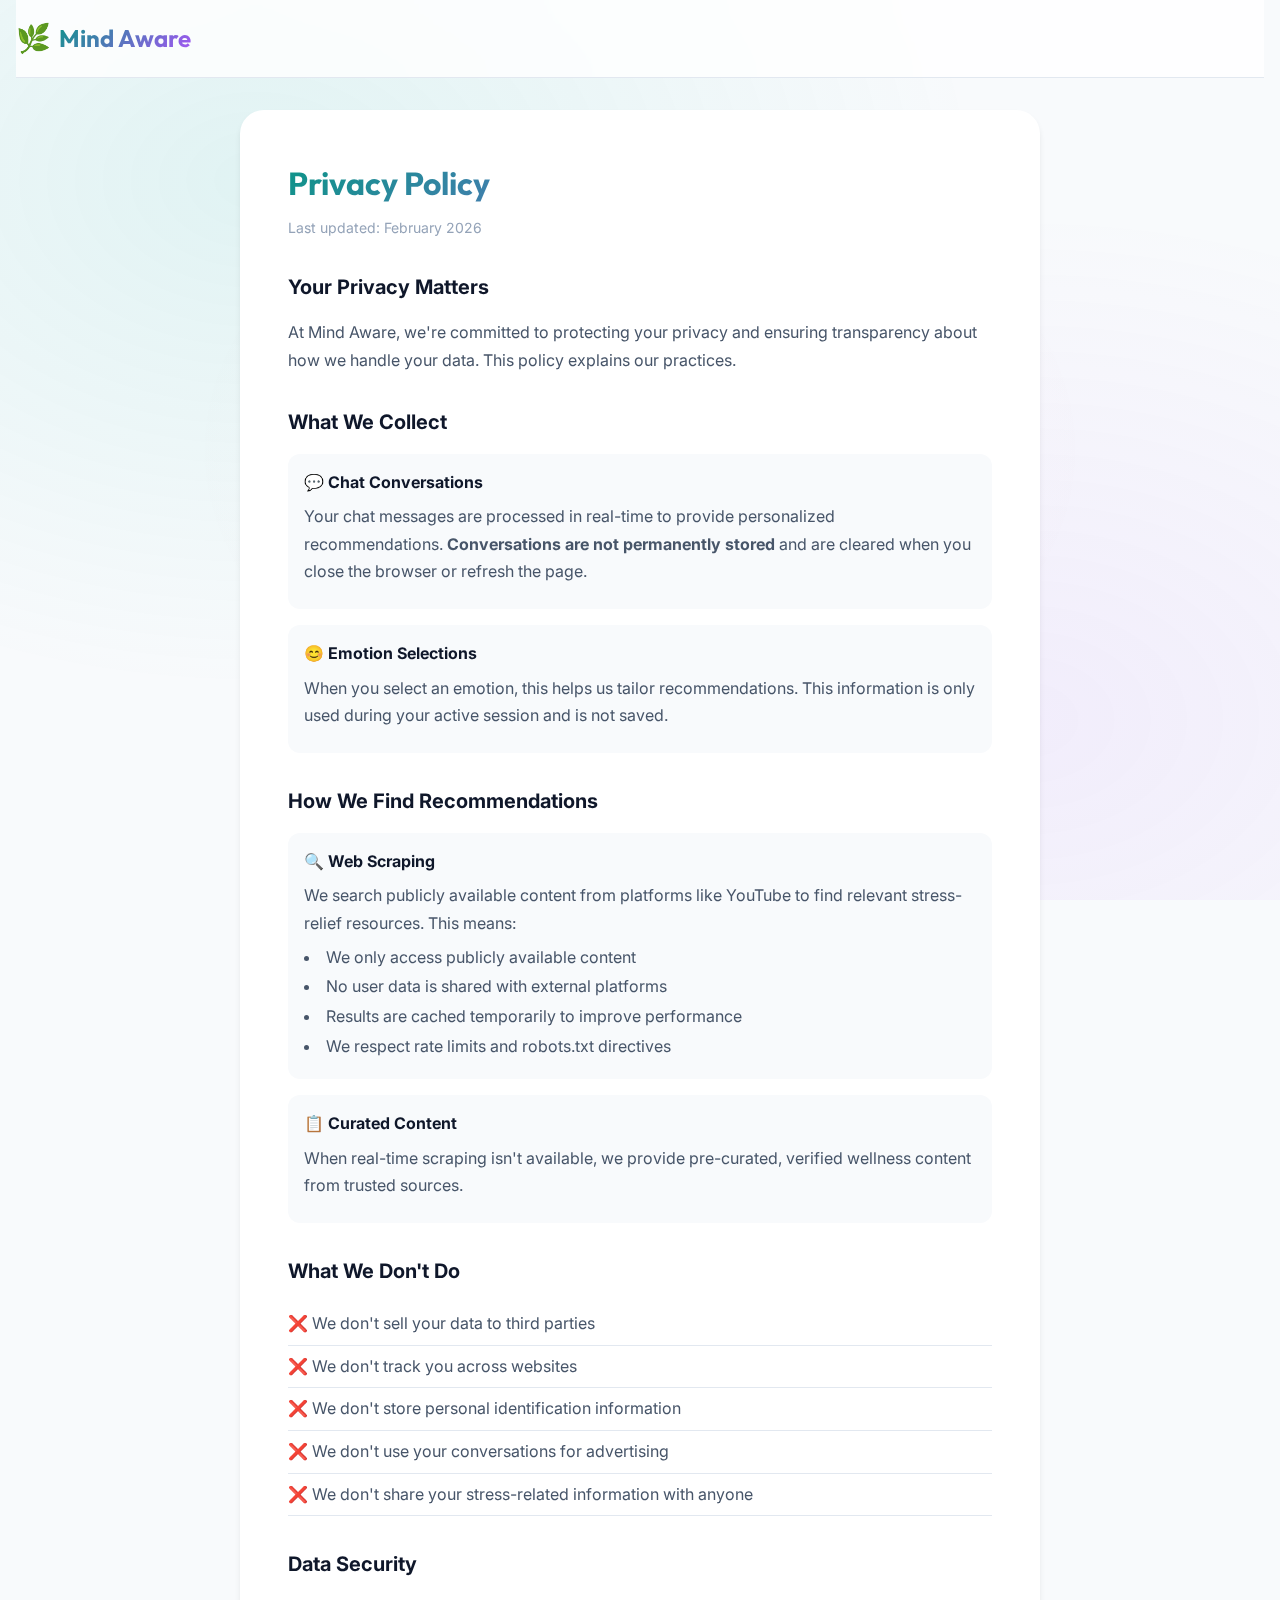
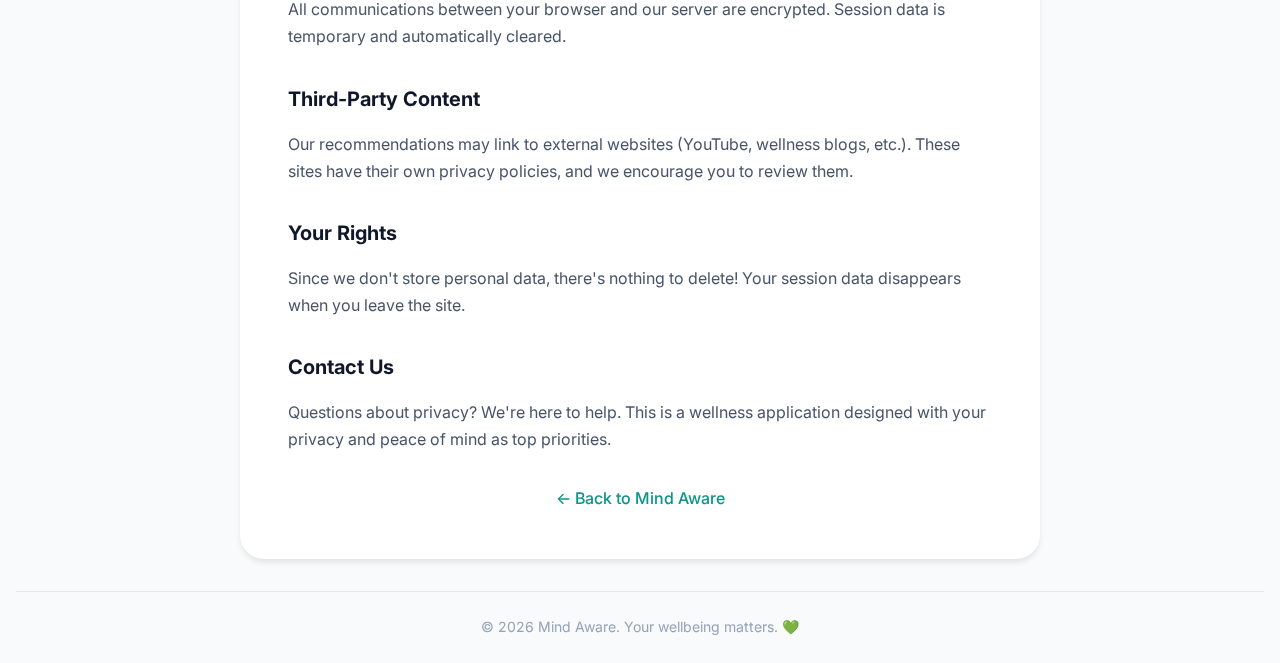
<file: templates/privacy.html>
<!DOCTYPE html>
<html lang="en">

<head>
    <meta charset="UTF-8">
    <meta name="viewport" content="width=device-width, initial-scale=1.0">
    <meta name="description" content="Privacy Policy for Mind Aware - Your Stress Relief Companion">
    <title>Privacy Policy - Mind Aware</title>
    <link rel="stylesheet" href="/static/css/style.css">
    <link
        href="https://fonts.googleapis.com/css2?family=Inter:wght@300;400;500;600;700&family=Outfit:wght@400;500;600;700&display=swap"
        rel="stylesheet">
</head>

<body>
    <div class="app-container">
        <!-- Header -->
        <header class="header">
            <a href="/" class="logo">
                <span class="logo-icon">🌿</span>
                <h1>Mind Aware</h1>
            </a>
        </header>

        <!-- Main Content -->
        <main class="main-content privacy-page">
            <div class="privacy-container">
                <h1>Privacy Policy</h1>
                <p class="last-updated">Last updated: February 2026</p>

                <section class="privacy-section">
                    <h2>Your Privacy Matters</h2>
                    <p>At Mind Aware, we're committed to protecting your privacy and ensuring transparency about how we
                        handle your data. This policy explains our practices.</p>
                </section>

                <section class="privacy-section">
                    <h2>What We Collect</h2>
                    <div class="privacy-card">
                        <h3>💬 Chat Conversations</h3>
                        <p>Your chat messages are processed in real-time to provide personalized recommendations.
                            <strong>Conversations are not permanently stored</strong> and are cleared when you close the
                            browser or refresh the page.
                        </p>
                    </div>
                    <div class="privacy-card">
                        <h3>😊 Emotion Selections</h3>
                        <p>When you select an emotion, this helps us tailor recommendations. This information is only
                            used during your active session and is not saved.</p>
                    </div>
                </section>

                <section class="privacy-section">
                    <h2>How We Find Recommendations</h2>
                    <div class="privacy-card">
                        <h3>🔍 Web Scraping</h3>
                        <p>We search publicly available content from platforms like YouTube to find relevant
                            stress-relief resources. This means:</p>
                        <ul>
                            <li>We only access publicly available content</li>
                            <li>No user data is shared with external platforms</li>
                            <li>Results are cached temporarily to improve performance</li>
                            <li>We respect rate limits and robots.txt directives</li>
                        </ul>
                    </div>
                    <div class="privacy-card">
                        <h3>📋 Curated Content</h3>
                        <p>When real-time scraping isn't available, we provide pre-curated, verified wellness content
                            from trusted sources.</p>
                    </div>
                </section>

                <section class="privacy-section">
                    <h2>What We Don't Do</h2>
                    <ul class="dont-list">
                        <li>❌ We don't sell your data to third parties</li>
                        <li>❌ We don't track you across websites</li>
                        <li>❌ We don't store personal identification information</li>
                        <li>❌ We don't use your conversations for advertising</li>
                        <li>❌ We don't share your stress-related information with anyone</li>
                    </ul>
                </section>

                <section class="privacy-section">
                    <h2>Data Security</h2>
                    <p>All communications between your browser and our server are encrypted. Session data is temporary
                        and automatically cleared.</p>
                </section>

                <section class="privacy-section">
                    <h2>Third-Party Content</h2>
                    <p>Our recommendations may link to external websites (YouTube, wellness blogs, etc.). These sites
                        have their own privacy policies, and we encourage you to review them.</p>
                </section>

                <section class="privacy-section">
                    <h2>Your Rights</h2>
                    <p>Since we don't store personal data, there's nothing to delete! Your session data disappears when
                        you leave the site.</p>
                </section>

                <section class="privacy-section">
                    <h2>Contact Us</h2>
                    <p>Questions about privacy? We're here to help. This is a wellness application designed with your
                        privacy and peace of mind as top priorities.</p>
                </section>

                <div class="back-link">
                    <a href="/">← Back to Mind Aware</a>
                </div>
            </div>
        </main>

        <!-- Footer -->
        <footer class="footer">
            <div class="footer-content">
                <p>&copy; 2026 Mind Aware. Your wellbeing matters. 💚</p>
            </div>
        </footer>
    </div>
</body>

</html>
</file>
<file: static/css/style.css>
/* =====================================================
   MIND AWARE - Stress Relief Application
   Modern, Calming Design System
   ===================================================== */

/* CSS Variables - Color Palette */
:root {
    /* Primary - Calming Teal/Green */
    --primary-50: #f0fdfa;
    --primary-100: #ccfbf1;
    --primary-200: #99f6e4;
    --primary-300: #5eead4;
    --primary-400: #2dd4bf;
    --primary-500: #14b8a6;
    --primary-600: #0d9488;
    --primary-700: #0f766e;
    --primary-800: #115e59;
    --primary-900: #134e4a;

    /* Secondary - Soft Lavender */
    --secondary-50: #faf5ff;
    --secondary-100: #f3e8ff;
    --secondary-200: #e9d5ff;
    --secondary-300: #d8b4fe;
    --secondary-400: #c084fc;
    --secondary-500: #a855f7;
    --secondary-600: #9333ea;

    /* Accent - Warm Coral */
    --accent-400: #fb7185;
    --accent-500: #f43f5e;

    /* Neutrals */
    --gray-50: #f9fafb;
    --gray-100: #f3f4f6;
    --gray-200: #e5e7eb;
    --gray-300: #d1d5db;
    --gray-400: #9ca3af;
    --gray-500: #6b7280;
    --gray-600: #4b5563;
    --gray-700: #374151;
    --gray-800: #1f2937;
    --gray-900: #111827;

    /* Semantic Colors */
    --success: #10b981;
    --warning: #f59e0b;
    --error: #ef4444;
    --info: #3b82f6;

    /* Light Theme */
    --bg-primary: #ffffff;
    --bg-secondary: #f8fafc;
    --bg-tertiary: #f1f5f9;
    --bg-glass: rgba(255, 255, 255, 0.8);
    --text-primary: #0f172a;
    --text-secondary: #475569;
    --text-muted: #94a3b8;
    --border-color: #e2e8f0;
    --shadow-color: rgba(0, 0, 0, 0.1);

    /* Spacing */
    --space-xs: 0.25rem;
    --space-sm: 0.5rem;
    --space-md: 1rem;
    --space-lg: 1.5rem;
    --space-xl: 2rem;
    --space-2xl: 3rem;

    /* Border Radius */
    --radius-sm: 0.375rem;
    --radius-md: 0.5rem;
    --radius-lg: 0.75rem;
    --radius-xl: 1rem;
    --radius-2xl: 1.5rem;
    --radius-full: 9999px;

    /* Transitions */
    --transition-fast: 150ms ease;
    --transition-base: 250ms ease;
    --transition-slow: 350ms ease;

    /* Typography */
    --font-sans: 'Inter', -apple-system, BlinkMacSystemFont, sans-serif;
    --font-display: 'Outfit', var(--font-sans);
}

/* Dark Theme */
[data-theme="dark"] {
    --bg-primary: #0f172a;
    --bg-secondary: #1e293b;
    --bg-tertiary: #334155;
    --bg-glass: rgba(15, 23, 42, 0.85);
    --text-primary: #f1f5f9;
    --text-secondary: #cbd5e1;
    --text-muted: #64748b;
    --border-color: #334155;
    --shadow-color: rgba(0, 0, 0, 0.3);
}

/* =====================================================
   BASE STYLES
   ===================================================== */

*,
*::before,
*::after {
    box-sizing: border-box;
    margin: 0;
    padding: 0;
}

html {
    scroll-behavior: smooth;
    font-size: 16px;
}

body {
    font-family: var(--font-sans);
    background: var(--bg-secondary);
    color: var(--text-primary);
    line-height: 1.6;
    min-height: 100vh;
    -webkit-font-smoothing: antialiased;
    -moz-osx-font-smoothing: grayscale;
}

/* Animated Background */
body::before {
    content: '';
    position: fixed;
    top: 0;
    left: 0;
    right: 0;
    bottom: 0;
    background:
        radial-gradient(ellipse at 20% 20%, rgba(20, 184, 166, 0.1) 0%, transparent 50%),
        radial-gradient(ellipse at 80% 80%, rgba(168, 85, 247, 0.08) 0%, transparent 50%),
        radial-gradient(ellipse at 50% 50%, rgba(251, 113, 133, 0.05) 0%, transparent 50%);
    pointer-events: none;
    z-index: -1;
    animation: gradientShift 20s ease-in-out infinite;
}

@keyframes gradientShift {

    0%,
    100% {
        opacity: 1;
    }

    50% {
        opacity: 0.7;
    }
}

/* =====================================================
   LAYOUT
   ===================================================== */

.app-container {
    display: flex;
    flex-direction: column;
    min-height: 100vh;
    max-width: 1400px;
    margin: 0 auto;
    padding: 0 var(--space-md);
}

/* =====================================================
   HEADER
   ===================================================== */

.header {
    display: flex;
    align-items: center;
    justify-content: space-between;
    padding: var(--space-md) 0;
    position: sticky;
    top: 0;
    background: var(--bg-glass);
    backdrop-filter: blur(20px);
    -webkit-backdrop-filter: blur(20px);
    z-index: 100;
    border-bottom: 1px solid var(--border-color);
}

.logo {
    display: flex;
    align-items: center;
    gap: var(--space-sm);
    text-decoration: none;
    color: var(--text-primary);
}

.logo-icon {
    font-size: 1.75rem;
    animation: gentleBounce 3s ease-in-out infinite;
}

@keyframes gentleBounce {

    0%,
    100% {
        transform: translateY(0);
    }

    50% {
        transform: translateY(-3px);
    }
}

.logo h1 {
    font-family: var(--font-display);
    font-size: 1.5rem;
    font-weight: 700;
    background: linear-gradient(135deg, var(--primary-600), var(--secondary-500));
    -webkit-background-clip: text;
    -webkit-text-fill-color: transparent;
    background-clip: text;
}

.nav-tabs {
    display: flex;
    gap: var(--space-sm);
}

.nav-tab {
    display: flex;
    align-items: center;
    gap: var(--space-xs);
    padding: var(--space-sm) var(--space-md);
    background: transparent;
    border: none;
    border-radius: var(--radius-full);
    color: var(--text-secondary);
    font-family: var(--font-sans);
    font-size: 0.875rem;
    font-weight: 500;
    cursor: pointer;
    transition: all var(--transition-base);
}

.nav-tab:hover {
    background: var(--bg-tertiary);
    color: var(--text-primary);
}

.nav-tab.active {
    background: linear-gradient(135deg, var(--primary-500), var(--primary-600));
    color: white;
    box-shadow: 0 4px 15px rgba(20, 184, 166, 0.3);
}

.nav-tab .tab-icon {
    font-size: 1rem;
}

.theme-toggle {
    width: 40px;
    height: 40px;
    display: flex;
    align-items: center;
    justify-content: center;
    background: var(--bg-tertiary);
    border: 1px solid var(--border-color);
    border-radius: var(--radius-full);
    cursor: pointer;
    transition: all var(--transition-base);
}

.theme-toggle:hover {
    background: var(--bg-primary);
    transform: rotate(20deg);
}

.theme-icon {
    font-size: 1.25rem;
}

/* =====================================================
   MAIN CONTENT
   ===================================================== */

.main-content {
    flex: 1;
    padding: var(--space-lg) 0;
}

.section {
    display: none;
    animation: fadeIn 0.3s ease;
}

.section.active {
    display: block;
}

@keyframes fadeIn {
    from {
        opacity: 0;
        transform: translateY(10px);
    }

    to {
        opacity: 1;
        transform: translateY(0);
    }
}

.section-header {
    text-align: center;
    margin-bottom: var(--space-xl);
}

.section-header h2 {
    font-family: var(--font-display);
    font-size: 1.75rem;
    font-weight: 700;
    color: var(--text-primary);
    margin-bottom: var(--space-sm);
}

.section-header p {
    color: var(--text-secondary);
    font-size: 1rem;
}

/* =====================================================
   CHAT INTERFACE
   ===================================================== */

.chat-container {
    max-width: 800px;
    margin: 0 auto;
    background: var(--bg-primary);
    border-radius: var(--radius-2xl);
    box-shadow:
        0 4px 6px -1px var(--shadow-color),
        0 2px 4px -2px var(--shadow-color);
    overflow: hidden;
    border: 1px solid var(--border-color);
}

/* Emotion Panel */
.emotion-panel {
    padding: var(--space-md) var(--space-lg);
    background: linear-gradient(135deg, var(--primary-50), var(--secondary-50));
    border-bottom: 1px solid var(--border-color);
}

[data-theme="dark"] .emotion-panel {
    background: linear-gradient(135deg, rgba(20, 184, 166, 0.1), rgba(168, 85, 247, 0.1));
}

.emotion-label {
    font-size: 0.875rem;
    font-weight: 500;
    color: var(--text-secondary);
    margin-bottom: var(--space-sm);
    text-align: center;
}

.emotion-buttons {
    display: flex;
    justify-content: center;
    flex-wrap: wrap;
    gap: var(--space-sm);
}

.emotion-btn {
    width: 44px;
    height: 44px;
    display: flex;
    align-items: center;
    justify-content: center;
    font-size: 1.5rem;
    background: var(--bg-primary);
    border: 2px solid var(--border-color);
    border-radius: var(--radius-full);
    cursor: pointer;
    transition: all var(--transition-base);
}

.emotion-btn:hover {
    transform: scale(1.15);
    border-color: var(--primary-400);
}

.emotion-btn.selected {
    border-color: var(--primary-500);
    background: var(--primary-50);
    box-shadow: 0 0 0 3px rgba(20, 184, 166, 0.2);
    transform: scale(1.1);
}

[data-theme="dark"] .emotion-btn.selected {
    background: rgba(20, 184, 166, 0.2);
}

/* Chat Messages Area */
.chat-messages {
    height: 400px;
    overflow-y: auto;
    padding: var(--space-lg);
    display: flex;
    flex-direction: column;
    gap: var(--space-md);
    scroll-behavior: smooth;
}

/* Custom Scrollbar */
.chat-messages::-webkit-scrollbar {
    width: 6px;
}

.chat-messages::-webkit-scrollbar-track {
    background: transparent;
}

.chat-messages::-webkit-scrollbar-thumb {
    background: var(--gray-300);
    border-radius: var(--radius-full);
}

.chat-messages::-webkit-scrollbar-thumb:hover {
    background: var(--gray-400);
}

/* Messages */
.message {
    display: flex;
    gap: var(--space-sm);
    max-width: 85%;
    animation: messageIn 0.3s ease;
}

@keyframes messageIn {
    from {
        opacity: 0;
        transform: translateY(10px);
    }

    to {
        opacity: 1;
        transform: translateY(0);
    }
}

.message-avatar {
    width: 36px;
    height: 36px;
    display: flex;
    align-items: center;
    justify-content: center;
    font-size: 1.25rem;
    background: var(--bg-tertiary);
    border-radius: var(--radius-full);
    flex-shrink: 0;
}

.message-content {
    padding: var(--space-md);
    border-radius: var(--radius-xl);
    line-height: 1.5;
}

.message-content p {
    margin-bottom: var(--space-sm);
}

.message-content p:last-child {
    margin-bottom: 0;
}

.bot-message {
    align-self: flex-start;
}

.bot-message .message-content {
    background: var(--bg-tertiary);
    border-bottom-left-radius: var(--radius-sm);
}

.user-message {
    align-self: flex-end;
    flex-direction: row-reverse;
}

.user-message .message-avatar {
    background: var(--primary-500);
}

.user-message .message-content {
    background: linear-gradient(135deg, var(--primary-500), var(--primary-600));
    color: white;
    border-bottom-right-radius: var(--radius-sm);
}

/* Typing Indicator */
.typing-indicator {
    display: none;
    align-items: center;
    gap: var(--space-sm);
    padding: 0 var(--space-lg) var(--space-md);
}

.typing-indicator.visible {
    display: flex;
}

.typing-dots {
    display: flex;
    gap: 4px;
    padding: var(--space-sm) var(--space-md);
    background: var(--bg-tertiary);
    border-radius: var(--radius-xl);
}

.typing-dots span {
    width: 8px;
    height: 8px;
    background: var(--primary-400);
    border-radius: var(--radius-full);
    animation: typingBounce 1.4s ease-in-out infinite;
}

.typing-dots span:nth-child(2) {
    animation-delay: 0.2s;
}

.typing-dots span:nth-child(3) {
    animation-delay: 0.4s;
}

@keyframes typingBounce {

    0%,
    60%,
    100% {
        transform: translateY(0);
    }

    30% {
        transform: translateY(-8px);
    }
}

.typing-text {
    font-size: 0.875rem;
    color: var(--text-muted);
    font-style: italic;
}

/* Chat Input */
.chat-input-container {
    display: flex;
    gap: var(--space-sm);
    padding: var(--space-md) var(--space-lg);
    background: var(--bg-secondary);
    border-top: 1px solid var(--border-color);
}

.chat-input {
    flex: 1;
    padding: var(--space-md) var(--space-lg);
    font-family: var(--font-sans);
    font-size: 1rem;
    color: var(--text-primary);
    background: var(--bg-primary);
    border: 2px solid var(--border-color);
    border-radius: var(--radius-full);
    outline: none;
    transition: all var(--transition-base);
}

.chat-input::placeholder {
    color: var(--text-muted);
}

.chat-input:focus {
    border-color: var(--primary-400);
    box-shadow: 0 0 0 3px rgba(20, 184, 166, 0.1);
}

.send-btn {
    width: 48px;
    height: 48px;
    display: flex;
    align-items: center;
    justify-content: center;
    background: linear-gradient(135deg, var(--primary-500), var(--primary-600));
    border: none;
    border-radius: var(--radius-full);
    color: white;
    cursor: pointer;
    transition: all var(--transition-base);
}

.send-btn svg {
    width: 20px;
    height: 20px;
}

.send-btn:hover {
    transform: scale(1.05);
    box-shadow: 0 4px 15px rgba(20, 184, 166, 0.4);
}

.send-btn:active {
    transform: scale(0.95);
}

/* =====================================================
   RECOMMENDATION CARDS
   ===================================================== */

.recommendations-container {
    margin-top: var(--space-md);
}

.recommendations-title {
    font-size: 0.875rem;
    font-weight: 600;
    color: var(--primary-600);
    margin-bottom: var(--space-sm);
    display: flex;
    align-items: center;
    gap: var(--space-xs);
}

.recommendations-grid {
    display: grid;
    grid-template-columns: repeat(auto-fit, minmax(200px, 1fr));
    gap: var(--space-sm);
}

/* Video Card */
.video-card {
    background: var(--bg-primary);
    border: 1px solid var(--border-color);
    border-radius: var(--radius-lg);
    overflow: hidden;
    cursor: pointer;
    transition: all var(--transition-base);
}

.video-card:hover {
    transform: translateY(-2px);
    box-shadow: 0 8px 25px var(--shadow-color);
    border-color: var(--primary-300);
}

.video-thumbnail {
    position: relative;
    aspect-ratio: 16/9;
    overflow: hidden;
}

.video-thumbnail img {
    width: 100%;
    height: 100%;
    object-fit: cover;
}

.video-play-overlay {
    position: absolute;
    inset: 0;
    display: flex;
    align-items: center;
    justify-content: center;
    background: rgba(0, 0, 0, 0.3);
    opacity: 0;
    transition: opacity var(--transition-base);
}

.video-card:hover .video-play-overlay {
    opacity: 1;
}

.play-icon {
    width: 48px;
    height: 48px;
    display: flex;
    align-items: center;
    justify-content: center;
    background: white;
    border-radius: var(--radius-full);
    color: var(--primary-600);
    font-size: 1.25rem;
}

.video-duration {
    position: absolute;
    bottom: var(--space-xs);
    right: var(--space-xs);
    padding: 2px 6px;
    background: rgba(0, 0, 0, 0.8);
    color: white;
    font-size: 0.75rem;
    border-radius: var(--radius-sm);
}

.video-info {
    padding: var(--space-sm);
}

.video-title {
    font-size: 0.813rem;
    font-weight: 500;
    color: var(--text-primary);
    line-height: 1.4;
    display: -webkit-box;
    -webkit-line-clamp: 2;
    line-clamp: 2;
    -webkit-box-orient: vertical;
    overflow: hidden;
}

.video-meta {
    font-size: 0.75rem;
    color: var(--text-muted);
    margin-top: var(--space-xs);
}

/* Music Card */
.music-card {
    display: flex;
    align-items: center;
    gap: var(--space-sm);
    padding: var(--space-sm);
    background: var(--bg-primary);
    border: 1px solid var(--border-color);
    border-radius: var(--radius-lg);
    cursor: pointer;
    transition: all var(--transition-base);
}

.music-card:hover {
    border-color: var(--secondary-300);
    background: var(--secondary-50);
}

[data-theme="dark"] .music-card:hover {
    background: rgba(168, 85, 247, 0.1);
}

.music-thumbnail {
    width: 48px;
    height: 48px;
    border-radius: var(--radius-md);
    object-fit: cover;
}

.music-info {
    flex: 1;
    min-width: 0;
}

.music-title {
    font-size: 0.813rem;
    font-weight: 500;
    color: var(--text-primary);
    white-space: nowrap;
    overflow: hidden;
    text-overflow: ellipsis;
}

.music-artist {
    font-size: 0.75rem;
    color: var(--text-muted);
}

.music-play-btn {
    width: 36px;
    height: 36px;
    display: flex;
    align-items: center;
    justify-content: center;
    background: linear-gradient(135deg, var(--secondary-400), var(--secondary-500));
    border: none;
    border-radius: var(--radius-full);
    color: white;
    font-size: 0.875rem;
    cursor: pointer;
    transition: all var(--transition-base);
}

.music-play-btn:hover {
    transform: scale(1.1);
}

/* Article Card */
.article-card {
    padding: var(--space-sm);
    background: var(--bg-primary);
    border: 1px solid var(--border-color);
    border-radius: var(--radius-lg);
    transition: all var(--transition-base);
}

.article-card:hover {
    border-color: var(--info);
}

.article-title {
    font-size: 0.875rem;
    font-weight: 500;
    color: var(--text-primary);
    margin-bottom: var(--space-xs);
}

.article-snippet {
    font-size: 0.75rem;
    color: var(--text-secondary);
    line-height: 1.5;
    display: -webkit-box;
    -webkit-line-clamp: 2;
    line-clamp: 2;
    -webkit-box-orient: vertical;
    overflow: hidden;
}

.article-link {
    display: inline-flex;
    align-items: center;
    gap: var(--space-xs);
    margin-top: var(--space-sm);
    font-size: 0.75rem;
    font-weight: 500;
    color: var(--info);
    text-decoration: none;
}

.article-link:hover {
    text-decoration: underline;
}

/* =====================================================
   GAMES SECTION
   ===================================================== */

.games-container {
    max-width: 600px;
    margin: 0 auto;
}

.music-suggestion {
    display: flex;
    align-items: center;
    gap: var(--space-md);
    padding: var(--space-md);
    background: linear-gradient(135deg, var(--secondary-50), var(--primary-50));
    border: 1px solid var(--secondary-200);
    border-radius: var(--radius-xl);
    margin-bottom: var(--space-xl);
}

[data-theme="dark"] .music-suggestion {
    background: linear-gradient(135deg, rgba(168, 85, 247, 0.1), rgba(20, 184, 166, 0.1));
    border-color: var(--secondary-800);
}

.suggestion-icon {
    font-size: 2rem;
    animation: pulse 2s ease-in-out infinite;
}

@keyframes pulse {

    0%,
    100% {
        transform: scale(1);
    }

    50% {
        transform: scale(1.1);
    }
}

.music-suggestion p {
    flex: 1;
    font-size: 0.875rem;
    color: var(--text-secondary);
}

.suggestion-btn {
    padding: var(--space-sm) var(--space-md);
    background: linear-gradient(135deg, var(--secondary-500), var(--secondary-600));
    border: none;
    border-radius: var(--radius-full);
    color: white;
    font-size: 0.875rem;
    font-weight: 500;
    cursor: pointer;
    transition: all var(--transition-base);
}

.suggestion-btn:hover {
    transform: scale(1.05);
    box-shadow: 0 4px 15px rgba(168, 85, 247, 0.3);
}

/* Game Card */
.game-card {
    background: var(--bg-primary);
    border: 1px solid var(--border-color);
    border-radius: var(--radius-2xl);
    overflow: hidden;
    box-shadow: 0 4px 6px -1px var(--shadow-color);
}

.game-card.featured {
    border: 2px solid var(--primary-200);
}

.game-header {
    display: flex;
    align-items: center;
    justify-content: space-between;
    padding: var(--space-md) var(--space-lg);
    background: linear-gradient(135deg, var(--primary-50), var(--secondary-50));
    border-bottom: 1px solid var(--border-color);
}

[data-theme="dark"] .game-header {
    background: linear-gradient(135deg, rgba(20, 184, 166, 0.1), rgba(168, 85, 247, 0.1));
}

.game-header h3 {
    font-family: var(--font-display);
    font-size: 1.25rem;
    font-weight: 600;
}

.game-badge {
    padding: var(--space-xs) var(--space-sm);
    background: var(--success);
    color: white;
    font-size: 0.75rem;
    font-weight: 500;
    border-radius: var(--radius-full);
}

.game-canvas-container {
    position: relative;
    display: flex;
    justify-content: center;
    background: linear-gradient(180deg, #1a1a2e 0%, #16213e 100%);
}

#bubbleCanvas {
    display: block;
    max-width: 100%;
}

.game-overlay {
    position: absolute;
    inset: 0;
    display: flex;
    align-items: center;
    justify-content: center;
    background: rgba(0, 0, 0, 0.5);
    backdrop-filter: blur(4px);
}

.game-overlay.hidden {
    display: none;
}

.play-btn {
    display: flex;
    align-items: center;
    gap: var(--space-sm);
    padding: var(--space-md) var(--space-xl);
    background: linear-gradient(135deg, var(--primary-500), var(--primary-600));
    border: none;
    border-radius: var(--radius-full);
    color: white;
    font-family: var(--font-display);
    font-size: 1.25rem;
    font-weight: 600;
    cursor: pointer;
    transition: all var(--transition-base);
    animation: pulseBtn 2s ease-in-out infinite;
}

@keyframes pulseBtn {

    0%,
    100% {
        box-shadow: 0 0 0 0 rgba(20, 184, 166, 0.4);
    }

    50% {
        box-shadow: 0 0 0 20px rgba(20, 184, 166, 0);
    }
}

.play-btn:hover {
    transform: scale(1.05);
}

.game-controls {
    display: flex;
    align-items: center;
    justify-content: space-between;
    padding: var(--space-md) var(--space-lg);
    background: var(--bg-secondary);
    border-top: 1px solid var(--border-color);
}

.score-display {
    font-size: 1.125rem;
    font-weight: 600;
    color: var(--text-primary);
}

.score-display span:last-child {
    color: var(--primary-600);
    font-family: var(--font-display);
    font-size: 1.5rem;
}

.control-btn {
    padding: var(--space-sm) var(--space-md);
    background: var(--bg-tertiary);
    border: 1px solid var(--border-color);
    border-radius: var(--radius-md);
    color: var(--text-secondary);
    font-size: 0.875rem;
    cursor: pointer;
    transition: all var(--transition-base);
}

.control-btn:hover {
    background: var(--bg-primary);
    color: var(--text-primary);
}

.game-instructions {
    padding: var(--space-md);
    text-align: center;
    font-size: 0.875rem;
    color: var(--text-muted);
}

/* =====================================================
   RESOURCES SECTION
   ===================================================== */

.resources-container {
    max-width: 1000px;
    margin: 0 auto;
}

.resource-categories {
    display: grid;
    gap: var(--space-xl);
}

.resource-category h3 {
    font-family: var(--font-display);
    font-size: 1.25rem;
    font-weight: 600;
    margin-bottom: var(--space-md);
    color: var(--text-primary);
}

.resource-cards {
    display: grid;
    grid-template-columns: repeat(auto-fill, minmax(280px, 1fr));
    gap: var(--space-md);
}

/* Emergency Resources */
.emergency-resources {
    margin-top: var(--space-2xl);
    padding: var(--space-lg);
    background: linear-gradient(135deg, var(--accent-400), var(--accent-500));
    border-radius: var(--radius-xl);
    color: white;
    text-align: center;
}

.emergency-resources h3 {
    font-size: 1.25rem;
    margin-bottom: var(--space-sm);
}

.emergency-resources p {
    opacity: 0.9;
    margin-bottom: var(--space-md);
}

.emergency-links {
    display: flex;
    flex-wrap: wrap;
    justify-content: center;
    gap: var(--space-sm);
}

.emergency-links a {
    padding: var(--space-sm) var(--space-md);
    background: rgba(255, 255, 255, 0.2);
    border: 1px solid rgba(255, 255, 255, 0.3);
    border-radius: var(--radius-full);
    color: white;
    text-decoration: none;
    font-size: 0.875rem;
    font-weight: 500;
    transition: all var(--transition-base);
}

.emergency-links a:hover {
    background: rgba(255, 255, 255, 0.3);
}

/* =====================================================
   FOOTER
   ===================================================== */

.footer {
    padding: var(--space-lg) 0;
    text-align: center;
    border-top: 1px solid var(--border-color);
}

.footer-content {
    display: flex;
    flex-direction: column;
    align-items: center;
    gap: var(--space-sm);
}

.footer-content p {
    color: var(--text-muted);
    font-size: 0.875rem;
}

.footer-content a {
    color: var(--primary-600);
    text-decoration: none;
    font-size: 0.875rem;
}

.footer-content a:hover {
    text-decoration: underline;
}

/* =====================================================
   MODAL
   ===================================================== */

.modal {
    position: fixed;
    inset: 0;
    display: none;
    align-items: center;
    justify-content: center;
    background: rgba(0, 0, 0, 0.8);
    backdrop-filter: blur(4px);
    z-index: 1000;
    padding: var(--space-md);
}

.modal.visible {
    display: flex;
    animation: fadeIn 0.2s ease;
}

.modal-content {
    position: relative;
    width: 100%;
    max-width: 800px;
    background: var(--bg-primary);
    border-radius: var(--radius-xl);
    overflow: hidden;
}

.modal-close {
    position: absolute;
    top: var(--space-sm);
    right: var(--space-sm);
    width: 36px;
    height: 36px;
    display: flex;
    align-items: center;
    justify-content: center;
    background: rgba(0, 0, 0, 0.5);
    border: none;
    border-radius: var(--radius-full);
    color: white;
    font-size: 1.5rem;
    cursor: pointer;
    z-index: 10;
    transition: all var(--transition-base);
}

.modal-close:hover {
    background: rgba(0, 0, 0, 0.7);
    transform: scale(1.1);
}

.video-container {
    position: relative;
    padding-bottom: 56.25%;
    /* 16:9 aspect ratio */
}

.video-container iframe {
    position: absolute;
    top: 0;
    left: 0;
    width: 100%;
    height: 100%;
    border: none;
}

/* =====================================================
   PRIVACY PAGE
   ===================================================== */

.privacy-page {
    padding: var(--space-xl) 0;
}

.privacy-container {
    max-width: 800px;
    margin: 0 auto;
    background: var(--bg-primary);
    padding: var(--space-2xl);
    border-radius: var(--radius-2xl);
    box-shadow: 0 4px 6px -1px var(--shadow-color);
}

.privacy-container h1 {
    font-family: var(--font-display);
    font-size: 2rem;
    margin-bottom: var(--space-sm);
    background: linear-gradient(135deg, var(--primary-600), var(--secondary-500));
    -webkit-background-clip: text;
    -webkit-text-fill-color: transparent;
    background-clip: text;
}

.last-updated {
    color: var(--text-muted);
    font-size: 0.875rem;
    margin-bottom: var(--space-xl);
}

.privacy-section {
    margin-bottom: var(--space-xl);
}

.privacy-section h2 {
    font-size: 1.25rem;
    color: var(--text-primary);
    margin-bottom: var(--space-md);
}

.privacy-section p {
    color: var(--text-secondary);
    margin-bottom: var(--space-md);
    line-height: 1.7;
}

.privacy-card {
    padding: var(--space-md);
    background: var(--bg-secondary);
    border-radius: var(--radius-lg);
    margin-bottom: var(--space-md);
}

.privacy-card h3 {
    font-size: 1rem;
    color: var(--text-primary);
    margin-bottom: var(--space-sm);
}

.privacy-card p {
    margin-bottom: var(--space-sm);
}

.privacy-card ul {
    list-style-position: inside;
    color: var(--text-secondary);
}

.privacy-card ul li {
    margin-bottom: var(--space-xs);
}

.dont-list {
    list-style: none;
}

.dont-list li {
    padding: var(--space-sm) 0;
    color: var(--text-secondary);
    border-bottom: 1px solid var(--border-color);
}

.back-link {
    margin-top: var(--space-xl);
    text-align: center;
}

.back-link a {
    color: var(--primary-600);
    text-decoration: none;
    font-weight: 500;
}

.back-link a:hover {
    text-decoration: underline;
}

/* =====================================================
   RESPONSIVE DESIGN
   ===================================================== */

@media (max-width: 768px) {
    .header {
        flex-wrap: wrap;
        gap: var(--space-md);
    }

    .nav-tabs {
        order: 3;
        width: 100%;
        justify-content: center;
    }

    .nav-tab span:not(.tab-icon) {
        display: none;
    }

    .nav-tab {
        padding: var(--space-sm);
    }

    .nav-tab .tab-icon {
        font-size: 1.25rem;
    }

    .chat-messages {
        height: 350px;
    }

    .message {
        max-width: 95%;
    }

    .emotion-buttons {
        gap: var(--space-xs);
    }

    .emotion-btn {
        width: 38px;
        height: 38px;
        font-size: 1.25rem;
    }

    .recommendations-grid {
        grid-template-columns: 1fr;
    }

    .music-suggestion {
        flex-direction: column;
        text-align: center;
    }

    #bubbleCanvas {
        width: 100%;
        height: auto;
    }

    .privacy-container {
        padding: var(--space-lg);
    }
}

@media (max-width: 480px) {
    .app-container {
        padding: 0 var(--space-sm);
    }

    .logo h1 {
        font-size: 1.25rem;
    }

    .chat-input-container {
        padding: var(--space-sm);
    }

    .chat-input {
        padding: var(--space-sm) var(--space-md);
    }

    .send-btn {
        width: 42px;
        height: 42px;
    }

    .resource-cards {
        grid-template-columns: 1fr;
    }

    .emergency-links {
        flex-direction: column;
    }
}

/* =====================================================
   UTILITY CLASSES
   ===================================================== */

.visually-hidden {
    position: absolute;
    width: 1px;
    height: 1px;
    padding: 0;
    margin: -1px;
    overflow: hidden;
    clip: rect(0, 0, 0, 0);
    white-space: nowrap;
    border: 0;
}

.loading {
    opacity: 0.6;
    pointer-events: none;
}

/* =====================================================
   FACIAL EXPRESSION RECOGNITION SECTION
   ===================================================== */

.emotion-detection-container {
    max-width: 1000px;
    margin: 0 auto;
}

/* Scan Face Button in Chat */
.scan-face-btn {
    display: flex;
    align-items: center;
    justify-content: center;
    gap: var(--space-xs);
    margin: var(--space-md) auto 0;
    padding: var(--space-sm) var(--space-lg);
    background: linear-gradient(135deg, var(--secondary-400), var(--secondary-500));
    border: none;
    border-radius: var(--radius-full);
    color: white;
    font-family: var(--font-sans);
    font-size: 0.875rem;
    font-weight: 500;
    cursor: pointer;
    transition: all var(--transition-base);
}

.scan-face-btn:hover {
    transform: scale(1.05);
    box-shadow: 0 4px 15px rgba(168, 85, 247, 0.4);
}

/* Detected Emotion Badge */
.detected-emotion-badge {
    display: inline-flex;
    align-items: center;
    gap: var(--space-xs);
    padding: 2px 8px;
    background: linear-gradient(135deg, var(--primary-400), var(--primary-500));
    border-radius: var(--radius-full);
    color: white;
    font-size: 0.75rem;
    font-weight: 600;
    animation: badgePulse 2s ease-in-out infinite;
}

.detected-emotion-badge:empty {
    display: none;
}

@keyframes badgePulse {

    0%,
    100% {
        opacity: 1;
    }

    50% {
        opacity: 0.8;
    }
}

/* Camera Card */
.camera-card {
    background: var(--bg-primary);
    border: 1px solid var(--border-color);
    border-radius: var(--radius-2xl);
    overflow: hidden;
    margin-bottom: var(--space-xl);
    box-shadow: 0 4px 6px -1px var(--shadow-color);
}

.camera-header {
    display: flex;
    align-items: center;
    justify-content: space-between;
    padding: var(--space-md) var(--space-lg);
    background: linear-gradient(135deg, var(--secondary-50), var(--primary-50));
    border-bottom: 1px solid var(--border-color);
}

[data-theme="dark"] .camera-header {
    background: linear-gradient(135deg, rgba(168, 85, 247, 0.1), rgba(20, 184, 166, 0.1));
}

.camera-header h3 {
    font-family: var(--font-display);
    font-size: 1.125rem;
    font-weight: 600;
    color: var(--text-primary);
}

.camera-status {
    display: flex;
    align-items: center;
    gap: var(--space-xs);
    font-size: 0.875rem;
    color: var(--text-secondary);
}

.status-dot {
    width: 10px;
    height: 10px;
    background: var(--gray-400);
    border-radius: var(--radius-full);
    transition: background var(--transition-base);
}

.camera-status.active .status-dot {
    background: var(--success);
    animation: statusPulse 1.5s ease-in-out infinite;
}

@keyframes statusPulse {

    0%,
    100% {
        box-shadow: 0 0 0 0 rgba(16, 185, 129, 0.4);
    }

    50% {
        box-shadow: 0 0 0 8px rgba(16, 185, 129, 0);
    }
}

.camera-status.loading .status-dot {
    background: var(--warning);
    animation: statusPulse 0.8s ease-in-out infinite;
}

/* Camera View */
.camera-view {
    position: relative;
    background: #1a1a2e;
    aspect-ratio: 4/3;
    max-height: 400px;
    display: flex;
    align-items: center;
    justify-content: center;
    overflow: hidden;
}

.camera-view video {
    width: 100%;
    height: 100%;
    object-fit: cover;
    transform: scaleX(-1);
    /* Mirror effect */
}

.camera-view canvas {
    position: absolute;
    top: 0;
    left: 0;
    width: 100%;
    height: 100%;
    transform: scaleX(-1);
    /* Mirror effect */
    pointer-events: none;
}

.camera-overlay {
    position: absolute;
    inset: 0;
    display: flex;
    align-items: center;
    justify-content: center;
    background: rgba(26, 26, 46, 0.9);
}

.camera-overlay.hidden {
    display: none;
}

.camera-placeholder {
    text-align: center;
    color: var(--gray-400);
}

.placeholder-icon {
    font-size: 4rem;
    display: block;
    margin-bottom: var(--space-md);
    opacity: 0.5;
}

.camera-placeholder p {
    font-size: 0.875rem;
}

/* Camera Controls */
.camera-controls {
    display: flex;
    justify-content: center;
    gap: var(--space-md);
    padding: var(--space-md) var(--space-lg);
    background: var(--bg-secondary);
    border-top: 1px solid var(--border-color);
}

.camera-btn {
    display: flex;
    align-items: center;
    gap: var(--space-xs);
    padding: var(--space-sm) var(--space-lg);
    font-family: var(--font-sans);
    font-size: 0.875rem;
    font-weight: 500;
    border: none;
    border-radius: var(--radius-full);
    cursor: pointer;
    transition: all var(--transition-base);
}

.camera-btn.primary {
    background: linear-gradient(135deg, var(--primary-500), var(--primary-600));
    color: white;
}

.camera-btn.primary:hover:not(:disabled) {
    transform: scale(1.05);
    box-shadow: 0 4px 15px rgba(20, 184, 166, 0.4);
}

.camera-btn.secondary {
    background: var(--bg-tertiary);
    color: var(--text-secondary);
    border: 1px solid var(--border-color);
}

.camera-btn.secondary:hover:not(:disabled) {
    background: var(--bg-primary);
    color: var(--text-primary);
}

.camera-btn:disabled {
    opacity: 0.5;
    cursor: not-allowed;
}

/* Model Loading */
.model-loading {
    display: none;
    flex-direction: column;
    align-items: center;
    gap: var(--space-md);
    padding: var(--space-lg);
    text-align: center;
}

.model-loading.visible {
    display: flex;
}

.loading-spinner {
    width: 40px;
    height: 40px;
    border: 3px solid var(--border-color);
    border-top-color: var(--primary-500);
    border-radius: var(--radius-full);
    animation: spin 1s linear infinite;
}

@keyframes spin {
    to {
        transform: rotate(360deg);
    }
}

.model-loading p {
    color: var(--text-secondary);
    font-size: 0.875rem;
}

/* Emotion Result Card */
.emotion-result-card {
    background: var(--bg-primary);
    border: 1px solid var(--border-color);
    border-radius: var(--radius-2xl);
    padding: var(--space-lg);
    margin-bottom: var(--space-xl);
    box-shadow: 0 4px 6px -1px var(--shadow-color);
}

.emotion-result-card h3 {
    font-family: var(--font-display);
    font-size: 1.125rem;
    font-weight: 600;
    color: var(--text-primary);
    margin-bottom: var(--space-md);
    text-align: center;
}

.emotion-display {
    display: flex;
    align-items: center;
    justify-content: center;
    gap: var(--space-lg);
    padding: var(--space-lg);
    background: linear-gradient(135deg, var(--primary-50), var(--secondary-50));
    border-radius: var(--radius-xl);
    margin-bottom: var(--space-lg);
}

[data-theme="dark"] .emotion-display {
    background: linear-gradient(135deg, rgba(20, 184, 166, 0.1), rgba(168, 85, 247, 0.1));
}

.detected-emoji {
    font-size: 4rem;
    animation: emojiPop 0.5s ease;
}

@keyframes emojiPop {
    0% {
        transform: scale(0.5);
        opacity: 0;
    }

    50% {
        transform: scale(1.2);
    }

    100% {
        transform: scale(1);
        opacity: 1;
    }
}

.emotion-info {
    display: flex;
    flex-direction: column;
    gap: var(--space-xs);
}

.emotion-name {
    font-family: var(--font-display);
    font-size: 1.5rem;
    font-weight: 700;
    color: var(--text-primary);
    text-transform: capitalize;
}

.emotion-confidence {
    font-size: 0.875rem;
    color: var(--text-secondary);
}

/* Expression Breakdown */
.expression-breakdown {
    margin-bottom: var(--space-lg);
}

.expression-breakdown h4 {
    font-size: 0.875rem;
    font-weight: 600;
    color: var(--text-secondary);
    margin-bottom: var(--space-md);
}

.expression-bars {
    display: flex;
    flex-direction: column;
    gap: var(--space-sm);
}

.expression-bar {
    display: grid;
    grid-template-columns: 100px 1fr 50px;
    align-items: center;
    gap: var(--space-sm);
}

.bar-label {
    font-size: 0.813rem;
    color: var(--text-secondary);
}

.bar-track {
    height: 8px;
    background: var(--bg-tertiary);
    border-radius: var(--radius-full);
    overflow: hidden;
}

.bar-fill {
    height: 100%;
    width: 0%;
    background: linear-gradient(90deg, var(--primary-400), var(--primary-500));
    border-radius: var(--radius-full);
    transition: width 0.3s ease;
}

.expression-bar[data-emotion="happy"] .bar-fill {
    background: linear-gradient(90deg, #10b981, #059669);
}

.expression-bar[data-emotion="sad"] .bar-fill {
    background: linear-gradient(90deg, #3b82f6, #2563eb);
}

.expression-bar[data-emotion="angry"] .bar-fill {
    background: linear-gradient(90deg, #ef4444, #dc2626);
}

.expression-bar[data-emotion="fearful"] .bar-fill {
    background: linear-gradient(90deg, #8b5cf6, #7c3aed);
}

.expression-bar[data-emotion="surprised"] .bar-fill {
    background: linear-gradient(90deg, #ec4899, #db2777);
}

.expression-bar[data-emotion="neutral"] .bar-fill {
    background: linear-gradient(90deg, #6b7280, #4b5563);
}

.bar-value {
    font-size: 0.75rem;
    font-weight: 600;
    color: var(--text-primary);
    text-align: right;
}

/* Get Recommendations Button */
.get-recommendations-btn {
    display: flex;
    align-items: center;
    justify-content: center;
    gap: var(--space-sm);
    width: 100%;
    padding: var(--space-md) var(--space-lg);
    background: linear-gradient(135deg, var(--primary-500), var(--secondary-500));
    border: none;
    border-radius: var(--radius-xl);
    color: white;
    font-family: var(--font-display);
    font-size: 1rem;
    font-weight: 600;
    cursor: pointer;
    transition: all var(--transition-base);
}

.get-recommendations-btn:hover {
    transform: translateY(-2px);
    box-shadow: 0 8px 25px rgba(20, 184, 166, 0.3);
}

/* Emotion Recommendations */
.emotion-recommendations {
    display: none;
    background: var(--bg-primary);
    border: 1px solid var(--border-color);
    border-radius: var(--radius-2xl);
    padding: var(--space-lg);
    box-shadow: 0 4px 6px -1px var(--shadow-color);
}

.emotion-recommendations.visible {
    display: block;
    animation: fadeIn 0.3s ease;
}

.emotion-recommendations h3 {
    font-family: var(--font-display);
    font-size: 1.25rem;
    font-weight: 600;
    color: var(--text-primary);
    margin-bottom: var(--space-xs);
}

.rec-subtitle {
    color: var(--text-secondary);
    font-size: 0.875rem;
    margin-bottom: var(--space-lg);
}

.rec-section {
    margin-bottom: var(--space-lg);
}

.rec-section:last-child {
    margin-bottom: 0;
}

.rec-section h4 {
    font-size: 1rem;
    font-weight: 600;
    color: var(--text-primary);
    margin-bottom: var(--space-md);
}

.rec-cards {
    display: grid;
    grid-template-columns: repeat(auto-fit, minmax(250px, 1fr));
    gap: var(--space-md);
}

/* Responsive for Emotion Section */
@media (max-width: 768px) {
    .camera-view {
        aspect-ratio: 1/1;
    }

    .emotion-display {
        flex-direction: column;
        text-align: center;
    }

    .detected-emoji {
        font-size: 3rem;
    }

    .expression-bar {
        grid-template-columns: 80px 1fr 40px;
    }

    .rec-cards {
        grid-template-columns: 1fr;
    }
}

@media (max-width: 480px) {
    .camera-controls {
        flex-direction: column;
    }

    .camera-btn {
        width: 100%;
        justify-content: center;
    }
}
</file>
